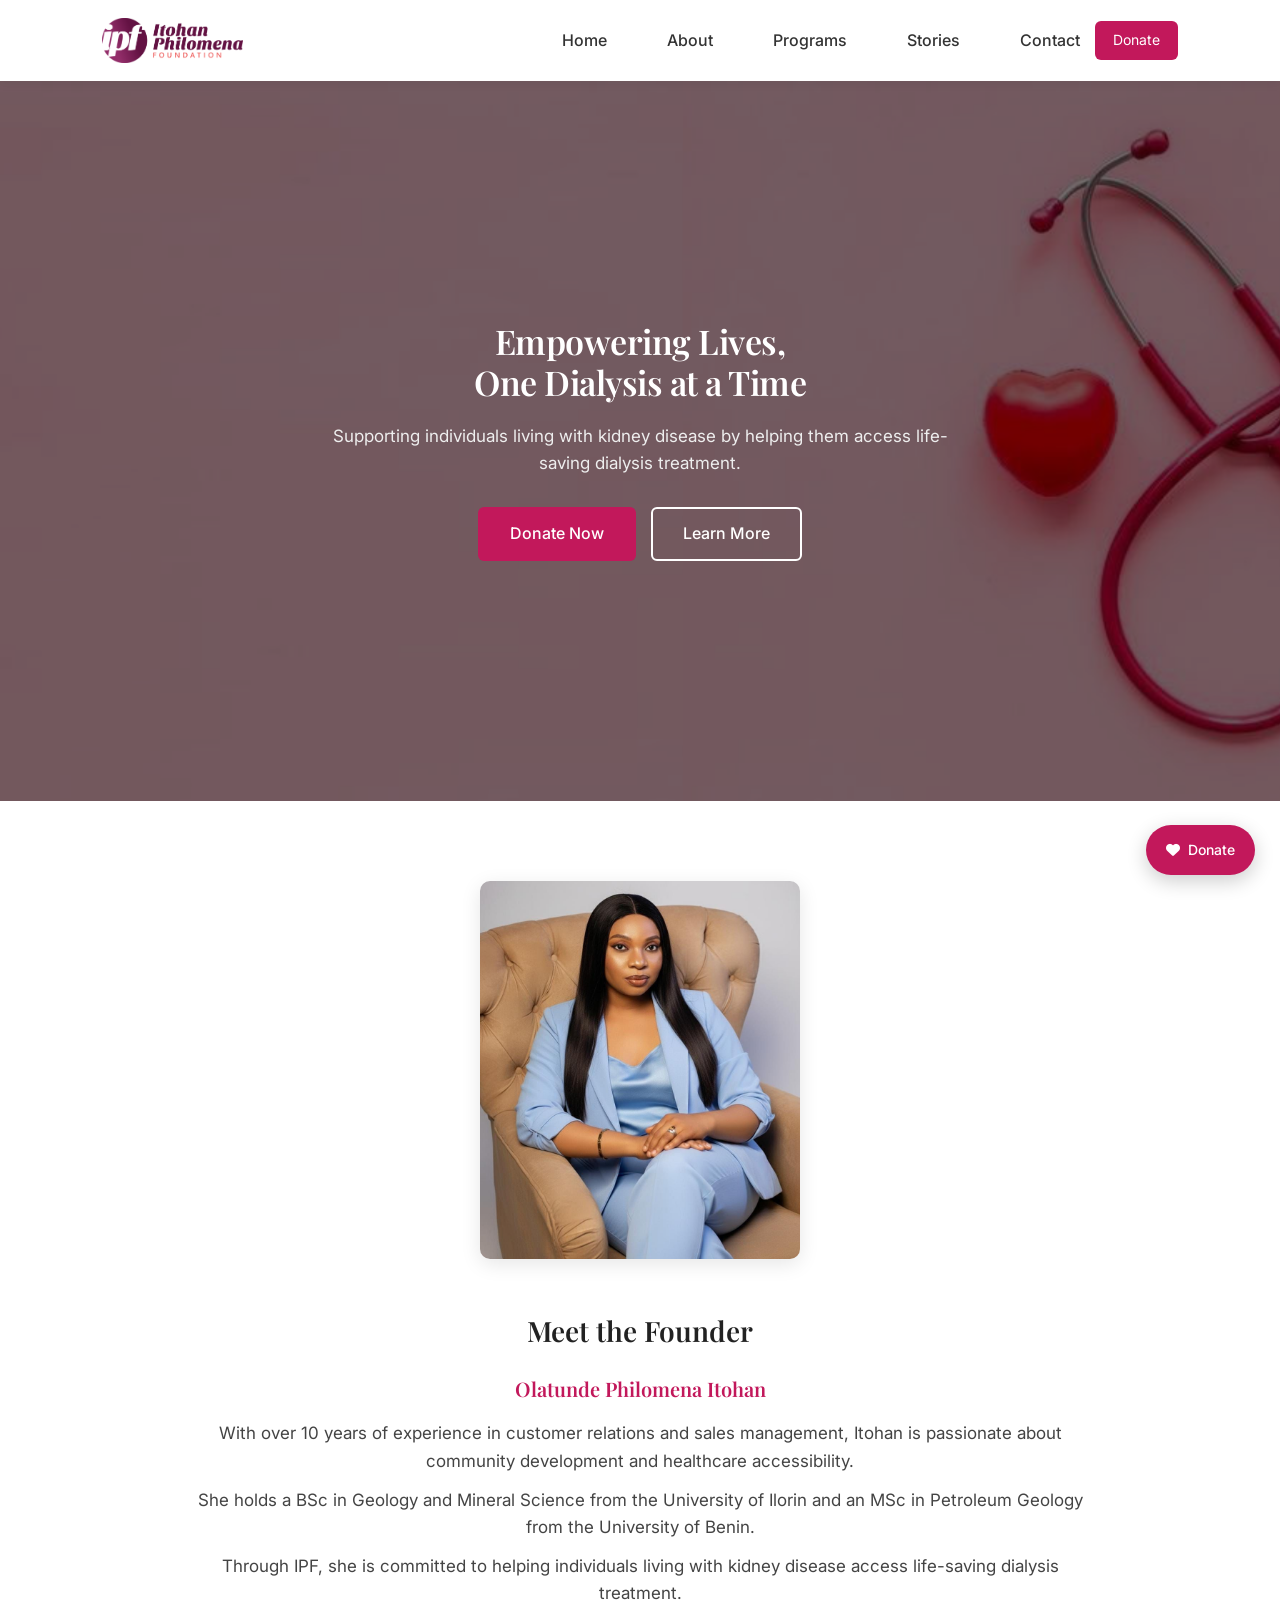
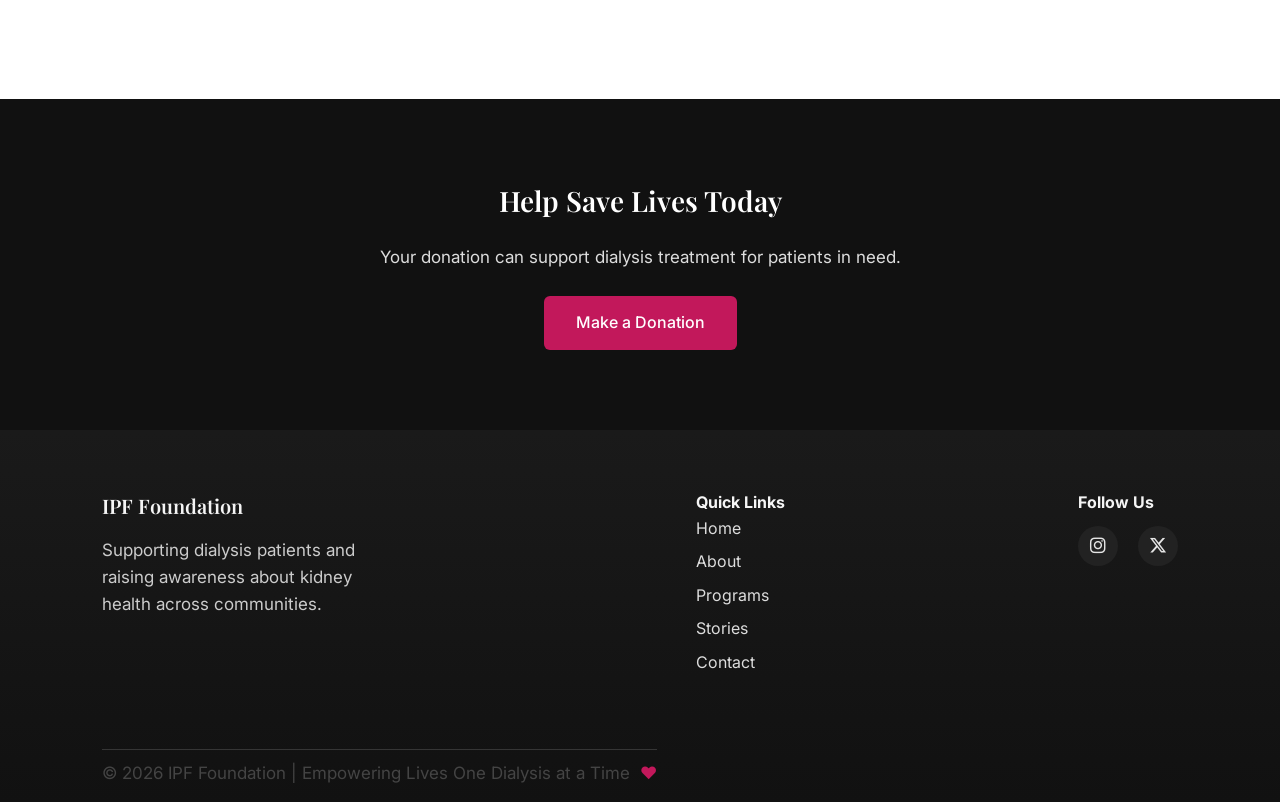
<file: index.html>
<!DOCTYPE html>
<html lang="en">
<head>
<meta charset="UTF-8">
<meta name="viewport" content="width=device-width, initial-scale=1.0">

<title>IPF | Empowering Lives One Dialysis at a Time</title>

<link rel="stylesheet" href="assets/style.css">

<link href="https://fonts.googleapis.com/css2?family=Playfair+Display:wght@600&family=Inter:wght@300;400;500&display=swap" rel="stylesheet">
<link rel="stylesheet" href="https://cdnjs.cloudflare.com/ajax/libs/font-awesome/6.5.0/css/all.min.css">


</head>

<body>

<!-- NAVBAR -->

<header class="main-header">

<div class="logo">
<img src="assets/images/ipf logo.png" alt="IPF Logo">
</div>

<div class="menu-toggle" id="menuToggle">
<i class="fa-solid fa-bars"></i>
</div>

<nav class="nav-menu" id="navMenu">

<ul class="nav-links">

<li><a href="index.html">Home</a></li>
<li><a href="about.html">About</a></li>
<li><a href="programs.html">Programs</a></li>
<li><a href="stories.html">Stories</a></li>
<li><a href="contact.html">Contact</a></li>

</ul>

<a href="donate.html" class="donate-btn">Donate</a>

</nav>

</header>

<div class="menu-overlay" id="menuOverlay"></div>



<!-- HERO SECTION -->

<section class="hero">

<img src="assets/images/hero_background.png" alt="Hero Background" class="hero-bg">

<div class="hero-text">

<h1>Empowering Lives,<br> One Dialysis at a Time</h1>

<p>
Supporting individuals living with kidney disease by helping them access life-saving dialysis treatment.
</p>

<div class="hero-buttons">

<a href="donate.html" class="primary-btn">Donate Now</a>

<a href="about.html" class="secondary-btn">Learn More</a>

</div>

</div>

</section>


<!-- FOUNDER SECTION -->

<section class="founder">

<div class="founder-container">

<div class="founder-image">
<img src="assets/images/ipf_ceo.jpeg" alt="Founder">
</div>

<div class="founder-text">

<h2>Meet the Founder</h2>

<h3>Olatunde Philomena Itohan</h3>

<p>
With over 10 years of experience in customer relations and sales management, Itohan is passionate about community development and healthcare accessibility.
</p>

<p>
She holds a BSc in Geology and Mineral Science from the University of Ilorin and an MSc in Petroleum Geology from the University of Benin.
</p>

<p>
Through IPF, she is committed to helping individuals living with kidney disease access life-saving dialysis treatment.
</p>

</div>

</div>

</section>




<!-- CALL TO ACTION -->

<section class="cta">

<h2>Help Save Lives Today</h2>

<p>Your donation can support dialysis treatment for patients in need.</p>

<a href="#" class="primary-btn">Make a Donation</a>

</section>



<!-- FOOTER -->

<footer class="premium-footer">

<div class="footer-container">

<div class="footer-about">

<h3>IPF Foundation</h3>

<p>
Supporting dialysis patients and raising awareness about kidney health
across communities.
</p>

</div>


<div class="footer-links">

<h4>Quick Links</h4>

<ul>
<li><a href="index.html">Home</a></li>
<li><a href="about.html">About</a></li>
<li><a href="programs.html">Programs</a></li>
<li><a href="stories.html">Stories</a></li>
<li><a href="contact.html">Contact</a></li>
</ul>

</div>


<div class="footer-social">

<h4>Follow Us</h4>

<div class="social-icons">

<a href="https://www.instagram.com/itohan_philomena_foundation?igsh=MXh0Y3dkZGxtemR4dQ%3D%3D&utm_source=qr" target="_blank">
<i class="fa-brands fa-instagram"></i>
</a>

<a href="https://x.com/itohan_olat?s=21" target="_blank">
<i class="fa-brands fa-x-twitter"></i>
</a>

</div>

</div>



<div class="footer-bottom">

<p>
© 2026 IPF Foundation | Empowering Lives One Dialysis at a Time 
<span class="heart">❤</span>
</p>

</div>


</footer>

<a href="donate.html" class="floating-donate">
<i class="fa-solid fa-heart"></i> Donate
</a>



<script src="assets/script.js"></script>

</body>
</html>
</file>
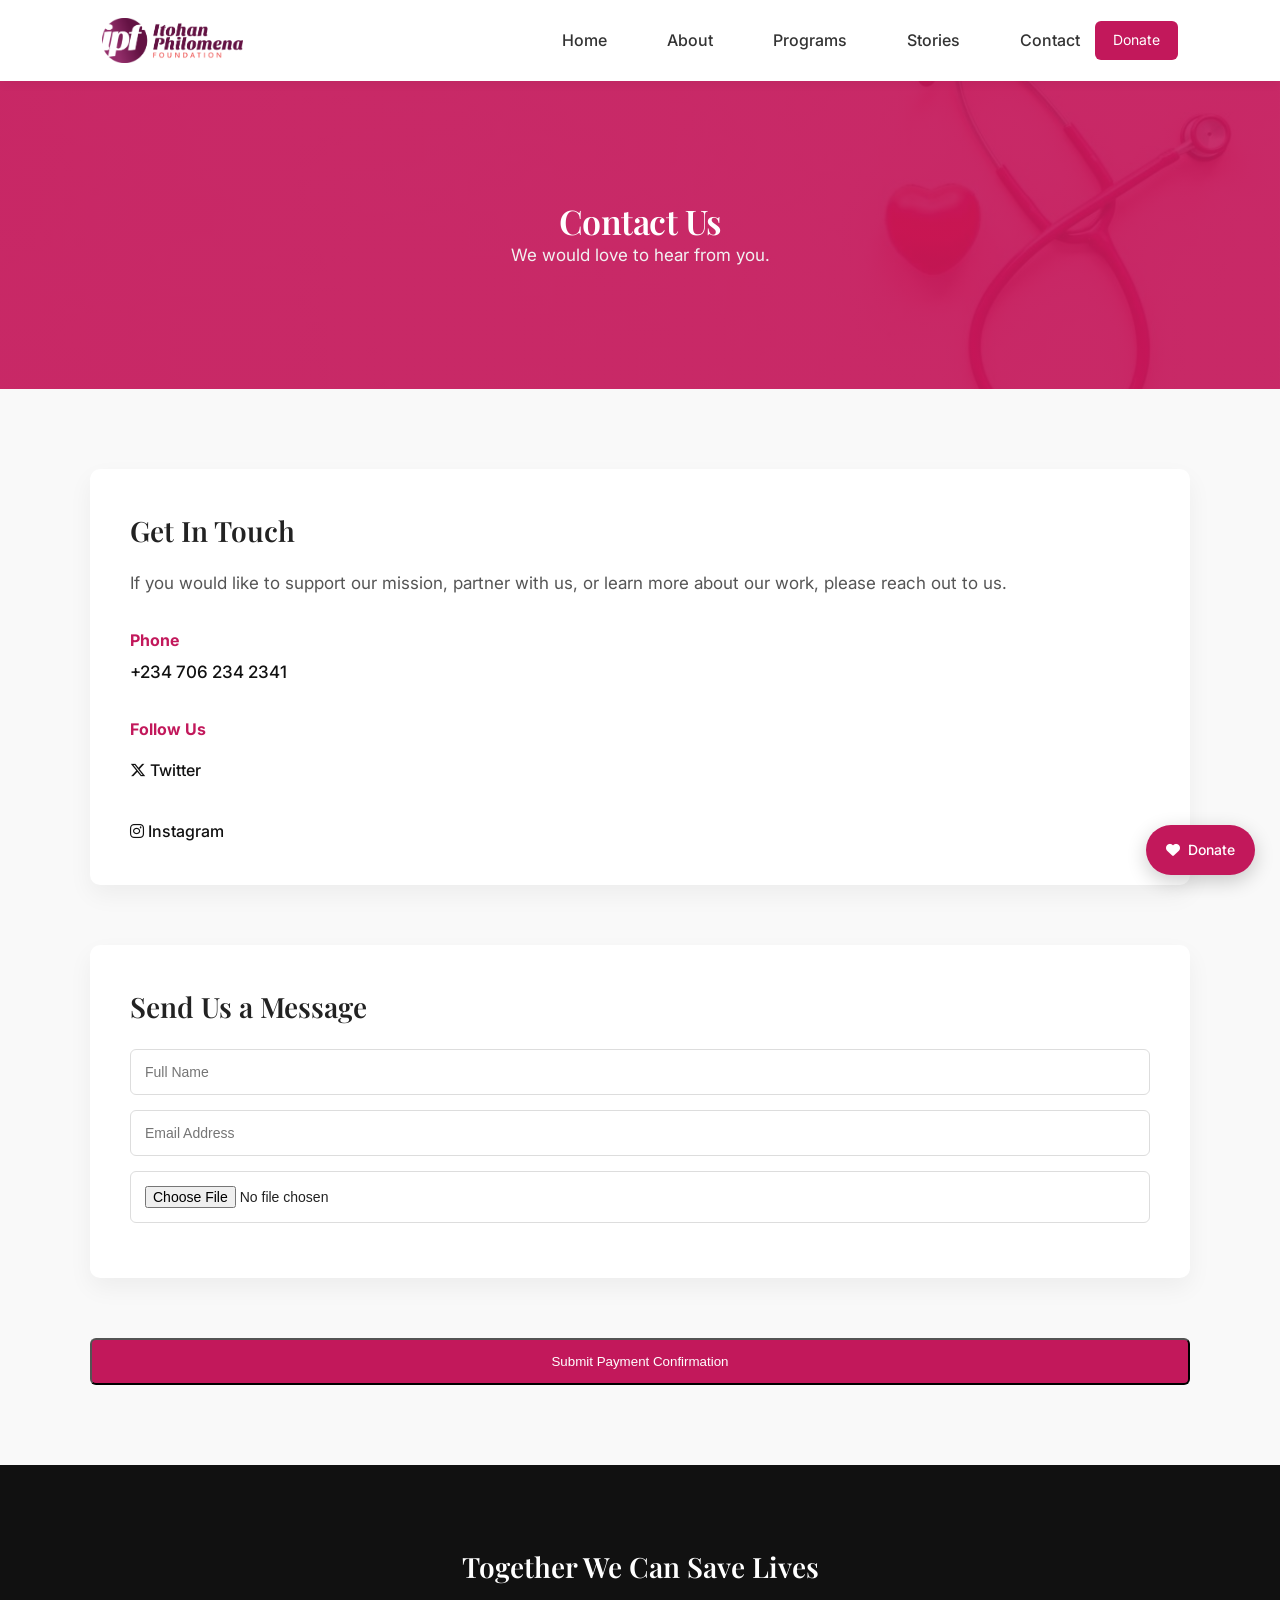
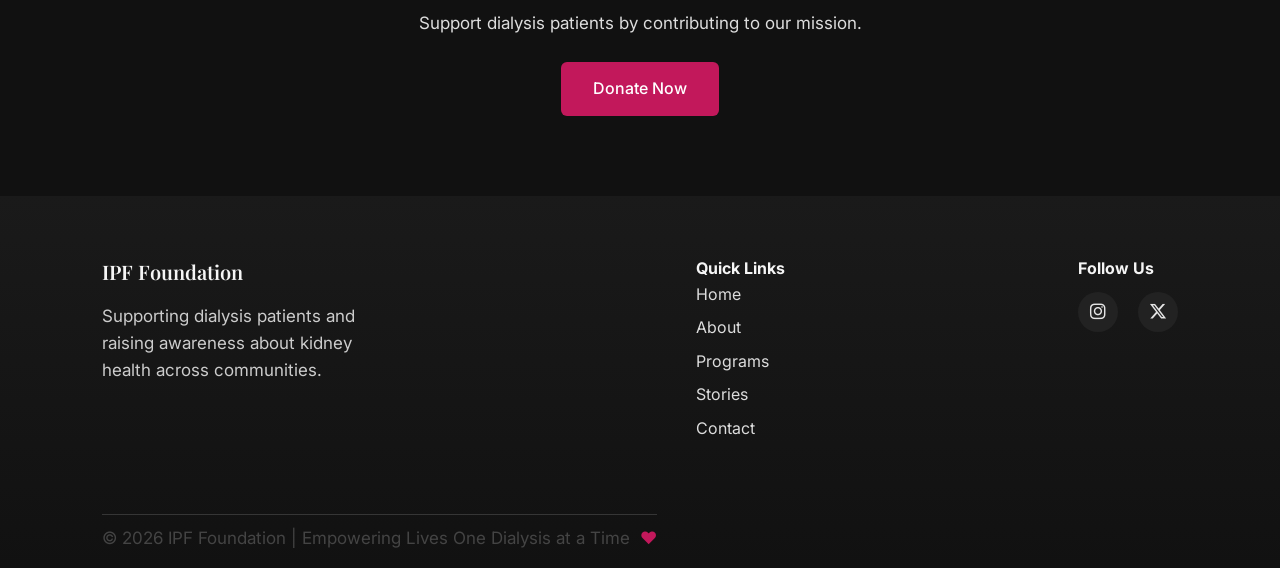
<file: contact.html>
<!DOCTYPE html>
<html lang="en">
<head>

<meta charset="UTF-8">
<meta name="viewport" content="width=device-width, initial-scale=1.0">

<title>Contact | IPF</title>

<link rel="stylesheet" href="assets/style.css">

<link href="https://fonts.googleapis.com/css2?family=Playfair+Display:wght@600&family=Inter:wght@300;400;500&display=swap" rel="stylesheet">
<link rel="stylesheet" href="https://cdnjs.cloudflare.com/ajax/libs/font-awesome/6.5.0/css/all.min.css">


</head>

<body>

<!-- NAVBAR -->

<header class="main-header">

<div class="logo">
<a href="index.html">
<img src="assets/images/ipf logo.png" alt="IPF Logo">
</a>
</div>


<div class="menu-toggle" id="menuToggle">
<i class="fa-solid fa-bars"></i>
</div>

<nav class="nav-menu" id="navMenu">

<ul class="nav-links">

<li><a href="index.html">Home</a></li>
<li><a href="about.html">About</a></li>
<li><a href="programs.html">Programs</a></li>
<li><a href="stories.html">Stories</a></li>
<li><a href="contact.html" class="active">Contact</a></li>

</ul>

<a href="donate.html" class="donate-btn">Donate</a>

</nav>

</header>

<div class="menu-overlay" id="menuOverlay"></div>




<!-- HERO -->


<section class="page-hero">

<h1>Contact Us</h1>

<p>
We would love to hear from you.
</p>

</section>



<!-- CONTACT SECTION -->

<section class="contact">

<div class="contact-container">

<!-- CONTACT INFO -->

<div class="contact-info">

<h2>Get In Touch</h2>

<p>
If you would like to support our mission, partner with us, or learn more about our work,
please reach out to us.
</p>

<div class="contact-item">

<h4>Phone</h4>
<p>
<a href="tel:+2347062342341" class="phone-link">
+234 706 234 2341
</a>
</p>

<!-- <a href="tel:+2347062342341" class="call-btn">
Call Now
</a> -->


</div>

<div class="contact-item">

<h4>Follow Us</h4>

<a href="https://x.com/itohan_olat?s=21" target="_blank" class="social-link">
<i class="fa-brands fa-x-twitter"></i>  Twitter
</a>

<br><br>

<a href="https://www.instagram.com/itohan_philomena_foundation?igsh=MXh0Y3dkZGxtemR4dQ%3D%3D&utm_source=qr" target="_blank" class="social-link">
<i class="fa-brands fa-instagram"></i> Instagram
</a>

</div>


</div>



<!-- CONTACT FORM -->

<div class="contact-form">

<h2>Send Us a Message</h2>

<form class="donation-proof" 
action="https://formsubmit.co/philehibor@gmail.com" 
method="POST"
enctype="multipart/form-data"
onsubmit="showLoader()">

<div class="form-group">
<input type="text" name="name" placeholder="Full Name" required>
</div>

<div class="form-group">
<input type="email" name="email" placeholder="Email Address" required>
</div>



<input 
type="file" 
id="receiptUpload" 
name="payment_proof"
accept="image/*,.pdf" 
required>

</div>

<button type="submit" class="primary-btn">

<span id="btnText">Submit Payment Confirmation</span>

<span id="loader" class="loader"></span>

</button>

<input type="hidden" name="_subject" value="New Donation Payment Confirmation">

<input type="hidden" name="_captcha" value="false">

<input type="hidden" name="_next" value="thankyou.html">

</form>



</div>

</div>

</section>



<!-- CTA -->

<section class="cta">

<h2>Together We Can Save Lives</h2>

<p>
Support dialysis patients by contributing to our mission.
</p>

<a href="donate.html" class="primary-btn">Donate Now</a>

</section>



<!-- FOOTER -->

<footer class="premium-footer">

<div class="footer-container">

<div class="footer-about">

<h3>IPF Foundation</h3>

<p>
Supporting dialysis patients and raising awareness about kidney health
across communities.
</p>

</div>


<div class="footer-links">

<h4>Quick Links</h4>

<ul>
<li><a href="index.html">Home</a></li>
<li><a href="about.html">About</a></li>
<li><a href="programs.html">Programs</a></li>
<li><a href="stories.html">Stories</a></li>
<li><a href="contact.html">Contact</a></li>
</ul>

</div>


<div class="footer-social">

<h4>Follow Us</h4>

<div class="social-icons">

<a href="https://www.instagram.com/itohan_philomena_foundation?igsh=MXh0Y3dkZGxtemR4dQ%3D%3D&utm_source=qr" target="_blank">
<i class="fa-brands fa-instagram"></i>
</a>

<a href="https://x.com/itohan_olat?s=21" target="_blank">
<i class="fa-brands fa-x-twitter"></i>
</a>

</div>

</div>



<div class="footer-bottom">

<p>
© 2026 IPF Foundation | Empowering Lives One Dialysis at a Time 
<span class="heart">❤</span>
</p>

</div>


</footer>

<a href="donate.html" class="floating-donate">
<i class="fa-solid fa-heart"></i> Donate
</a>

<script src="assets/script.js"></script>

</body>
</html>
</file>
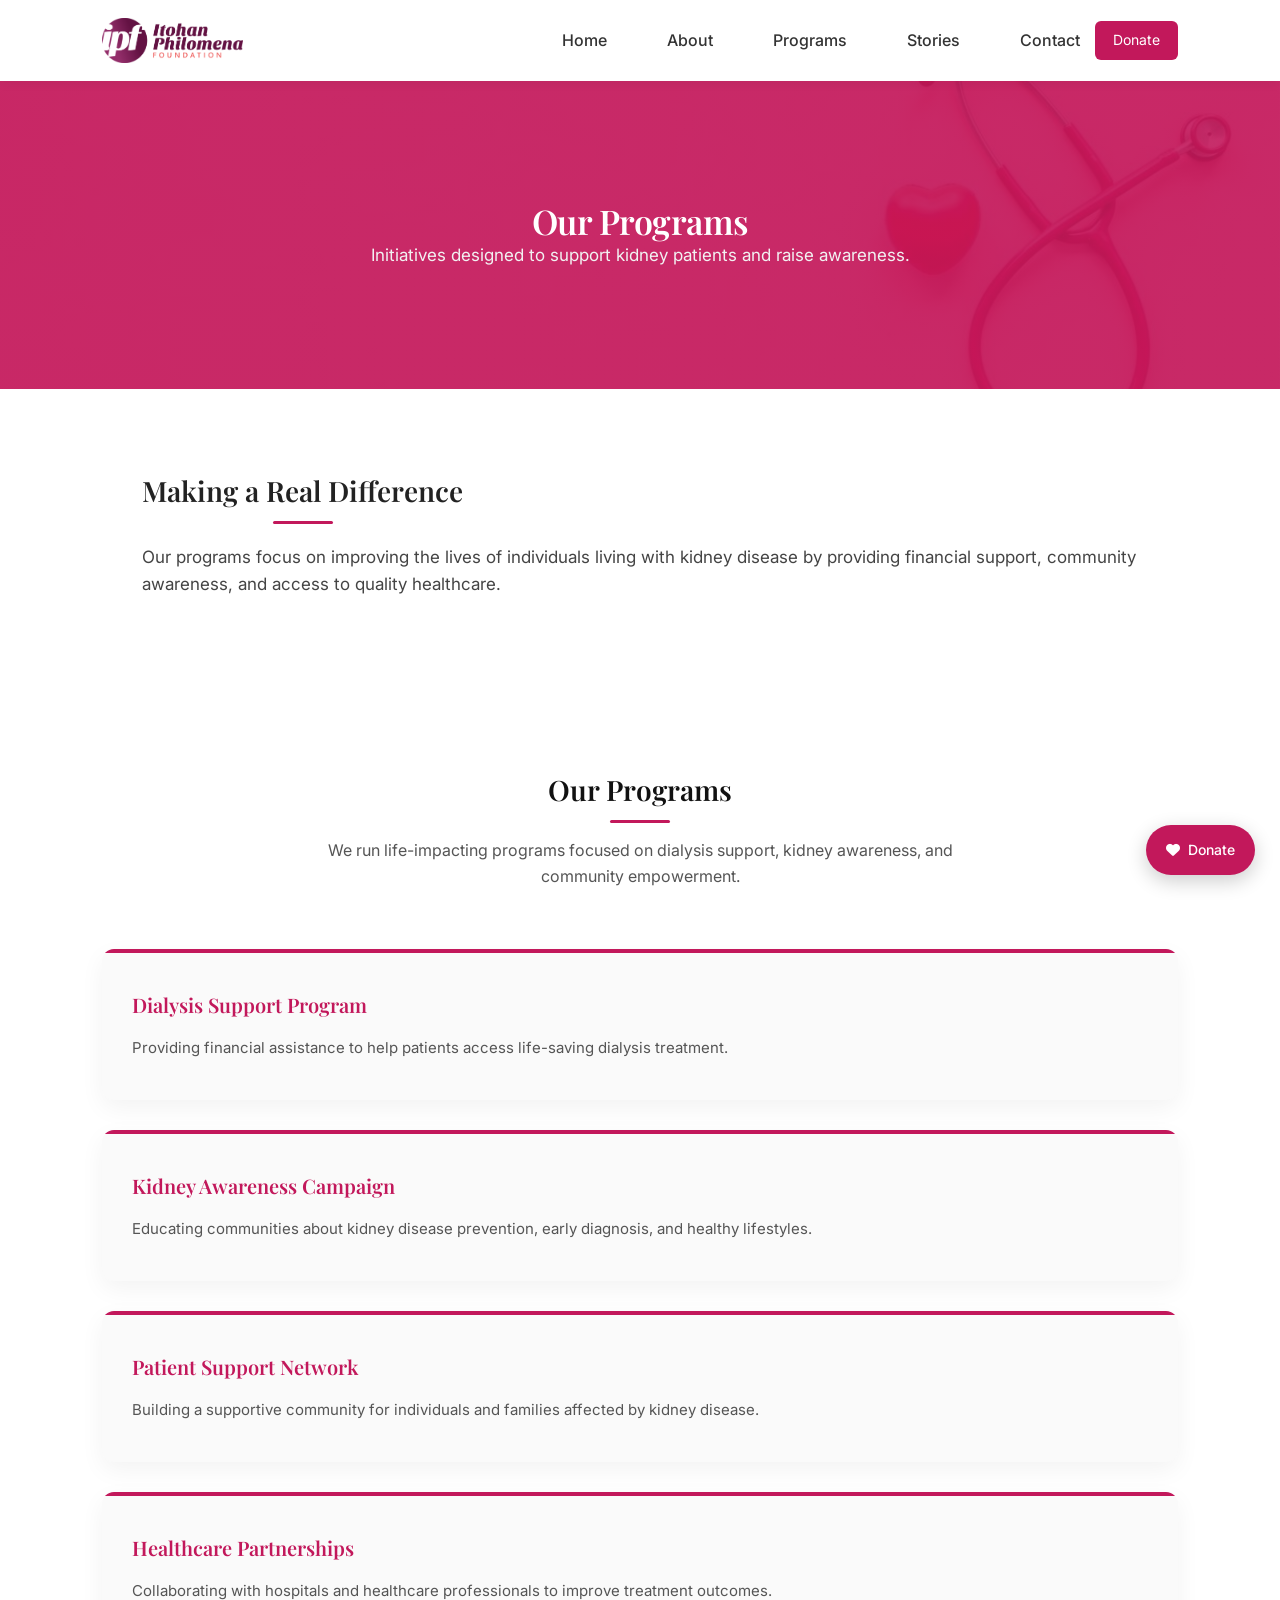
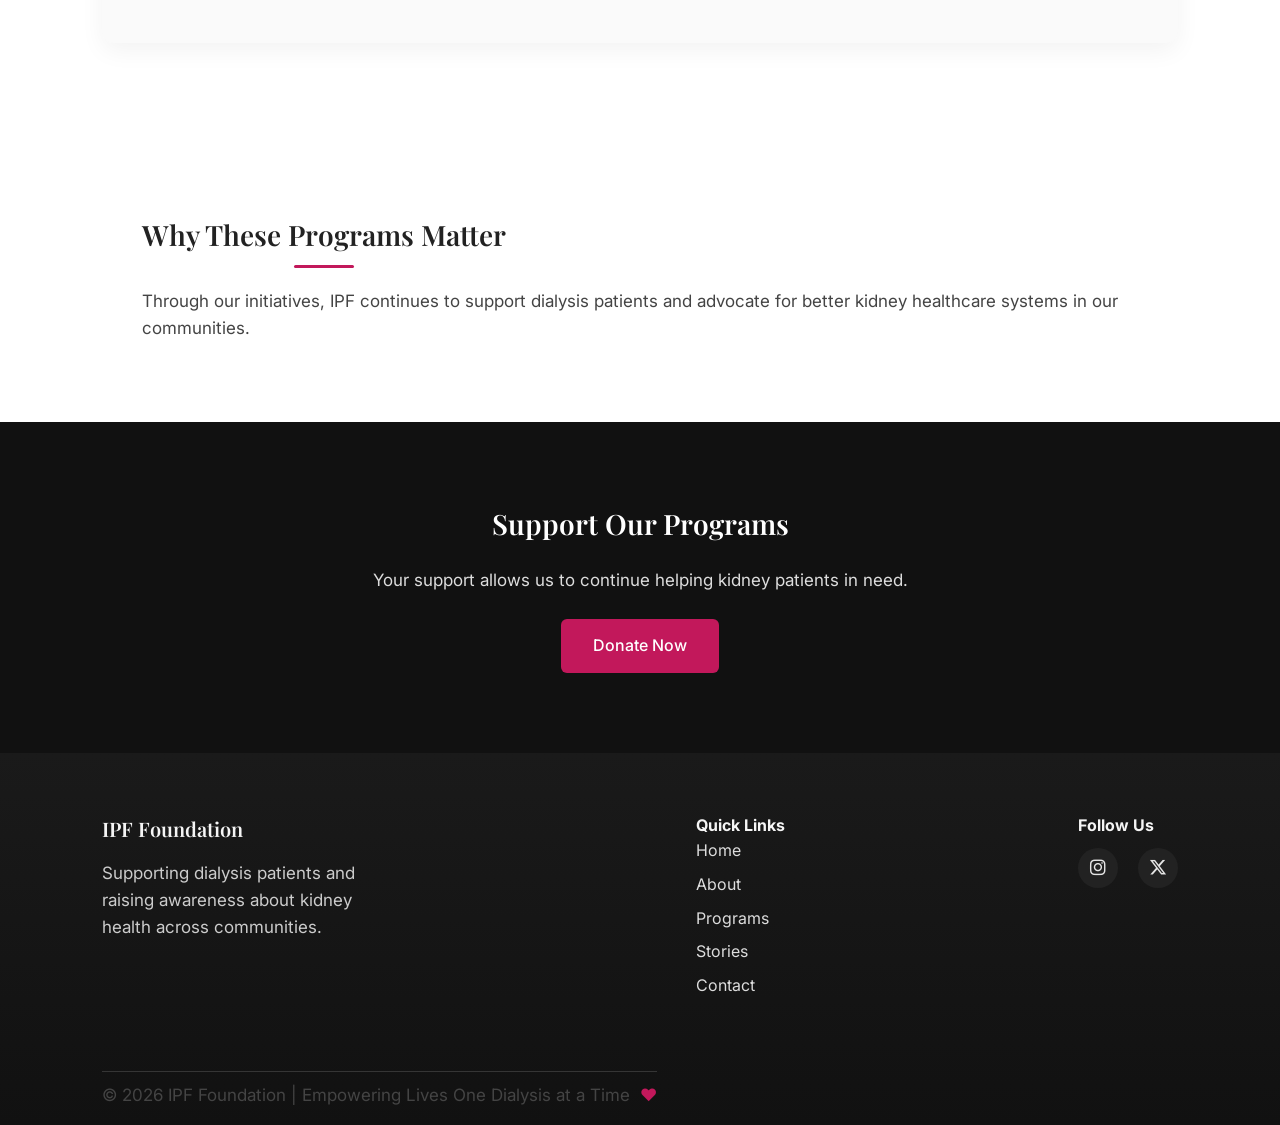
<file: programs.html>
<!DOCTYPE html>
<html lang="en">
<head>

<meta charset="UTF-8">
<meta name="viewport" content="width=device-width, initial-scale=1.0">

<title>Programs | IPF Foundation</title>

<link rel="stylesheet" href="assets/style.css">

<link href="https://fonts.googleapis.com/css2?family=Playfair+Display:wght@600&family=Inter:wght@300;400;500&display=swap" rel="stylesheet">
<link rel="stylesheet" href="https://cdnjs.cloudflare.com/ajax/libs/font-awesome/6.5.0/css/all.min.css">

</head>

<body>

<!-- NAVBAR -->

<header class="main-header">

<div class="logo">
<a href="index.html">
<img src="assets/images/ipf logo.png" alt="IPF Logo">
</a>
</div>


<div class="menu-toggle" id="menuToggle">
<i class="fa-solid fa-bars"></i>
</div>

<nav class="nav-menu" id="navMenu">

<ul class="nav-links">

<li><a href="index.html">Home</a></li>
<li><a href="about.html">About</a></li>
<li><a href="programs.html" class="active">Programs</a></li>
<li><a href="stories.html">Stories</a></li>
<li><a href="contact.html">Contact</a></li>

</ul>

<a href="donate.html" class="donate-btn">Donate</a>

</nav>

</header>

<div class="menu-overlay" id="menuOverlay"></div>

<!-- PAGE HERO -->

<section class="page-hero">



<h1>Our Programs</h1>

<p>
Initiatives designed to support kidney patients and raise awareness.
</p>

</section>



<!-- PROGRAM INTRO -->

<section class="program-intro">

<div class="container">

<h2>Making a Real Difference</h2>

<p>
Our programs focus on improving the lives of individuals living with kidney disease by providing financial support, community awareness, and access to quality healthcare.
</p>

</div>

</section>



<!-- PROGRAMS GRID -->

<section class="programs">

<div class="section-header">
<h2>Our Programs</h2>
<p>
We run life-impacting programs focused on dialysis support,
kidney awareness, and community empowerment.
</p>
</div>

<div class="program-grid">

<div class="program-card">
<h3>Dialysis Support Program</h3>
<p>
Providing financial assistance to help patients access
life-saving dialysis treatment.
</p>
</div>

<div class="program-card">
<h3>Kidney Awareness Campaign</h3>
<p>
Educating communities about kidney disease prevention,
early diagnosis, and healthy lifestyles.
</p>
</div>

<div class="program-card">
<h3>Patient Support Network</h3>
<p>
Building a supportive community for individuals and families
affected by kidney disease.
</p>
</div>

<div class="program-card">
<h3>Healthcare Partnerships</h3>
<p>
Collaborating with hospitals and healthcare professionals
to improve treatment outcomes.
</p>
</div>

</div>

</section>




<!-- IMPACT HIGHLIGHT -->

<section class="program-impact">

<div class="container">

<h2>Why These Programs Matter</h2>

<p>
Through our initiatives, IPF continues to support dialysis patients and advocate for better kidney healthcare systems in our communities.
</p>

</div>

</section>



<!-- CTA -->

<section class="cta">

<h2>Support Our Programs</h2>

<p>Your support allows us to continue helping kidney patients in need.</p>

<a href="donate.html" class="primary-btn">Donate Now</a>

</section>



<!-- FOOTER -->

<footer class="premium-footer">

<div class="footer-container">

<div class="footer-about">

<h3>IPF Foundation</h3>

<p>
Supporting dialysis patients and raising awareness about kidney health
across communities.
</p>

</div>


<div class="footer-links">

<h4>Quick Links</h4>

<ul>
<li><a href="index.html">Home</a></li>
<li><a href="about.html">About</a></li>
<li><a href="programs.html">Programs</a></li>
<li><a href="stories.html">Stories</a></li>
<li><a href="contact.html">Contact</a></li>
</ul>

</div>


<div class="footer-social">

<h4>Follow Us</h4>

<div class="social-icons">

<a href="https://www.instagram.com/itohan_philomena_foundation?igsh=MXh0Y3dkZGxtemR4dQ%3D%3D&utm_source=qr" target="_blank">
<i class="fa-brands fa-instagram"></i>
</a>

<a href="https://x.com/itohan_olat?s=21" target="_blank">
<i class="fa-brands fa-x-twitter"></i>
</a>

</div>

</div>



<div class="footer-bottom">

<p>
© 2026 IPF Foundation | Empowering Lives One Dialysis at a Time 
<span class="heart">❤</span>
</p>

</div>


</footer>

<a href="donate.html" class="floating-donate">
<i class="fa-solid fa-heart"></i> Donate
</a>


<script src="assets/script.js"></script>

</body>
</html>
</file>
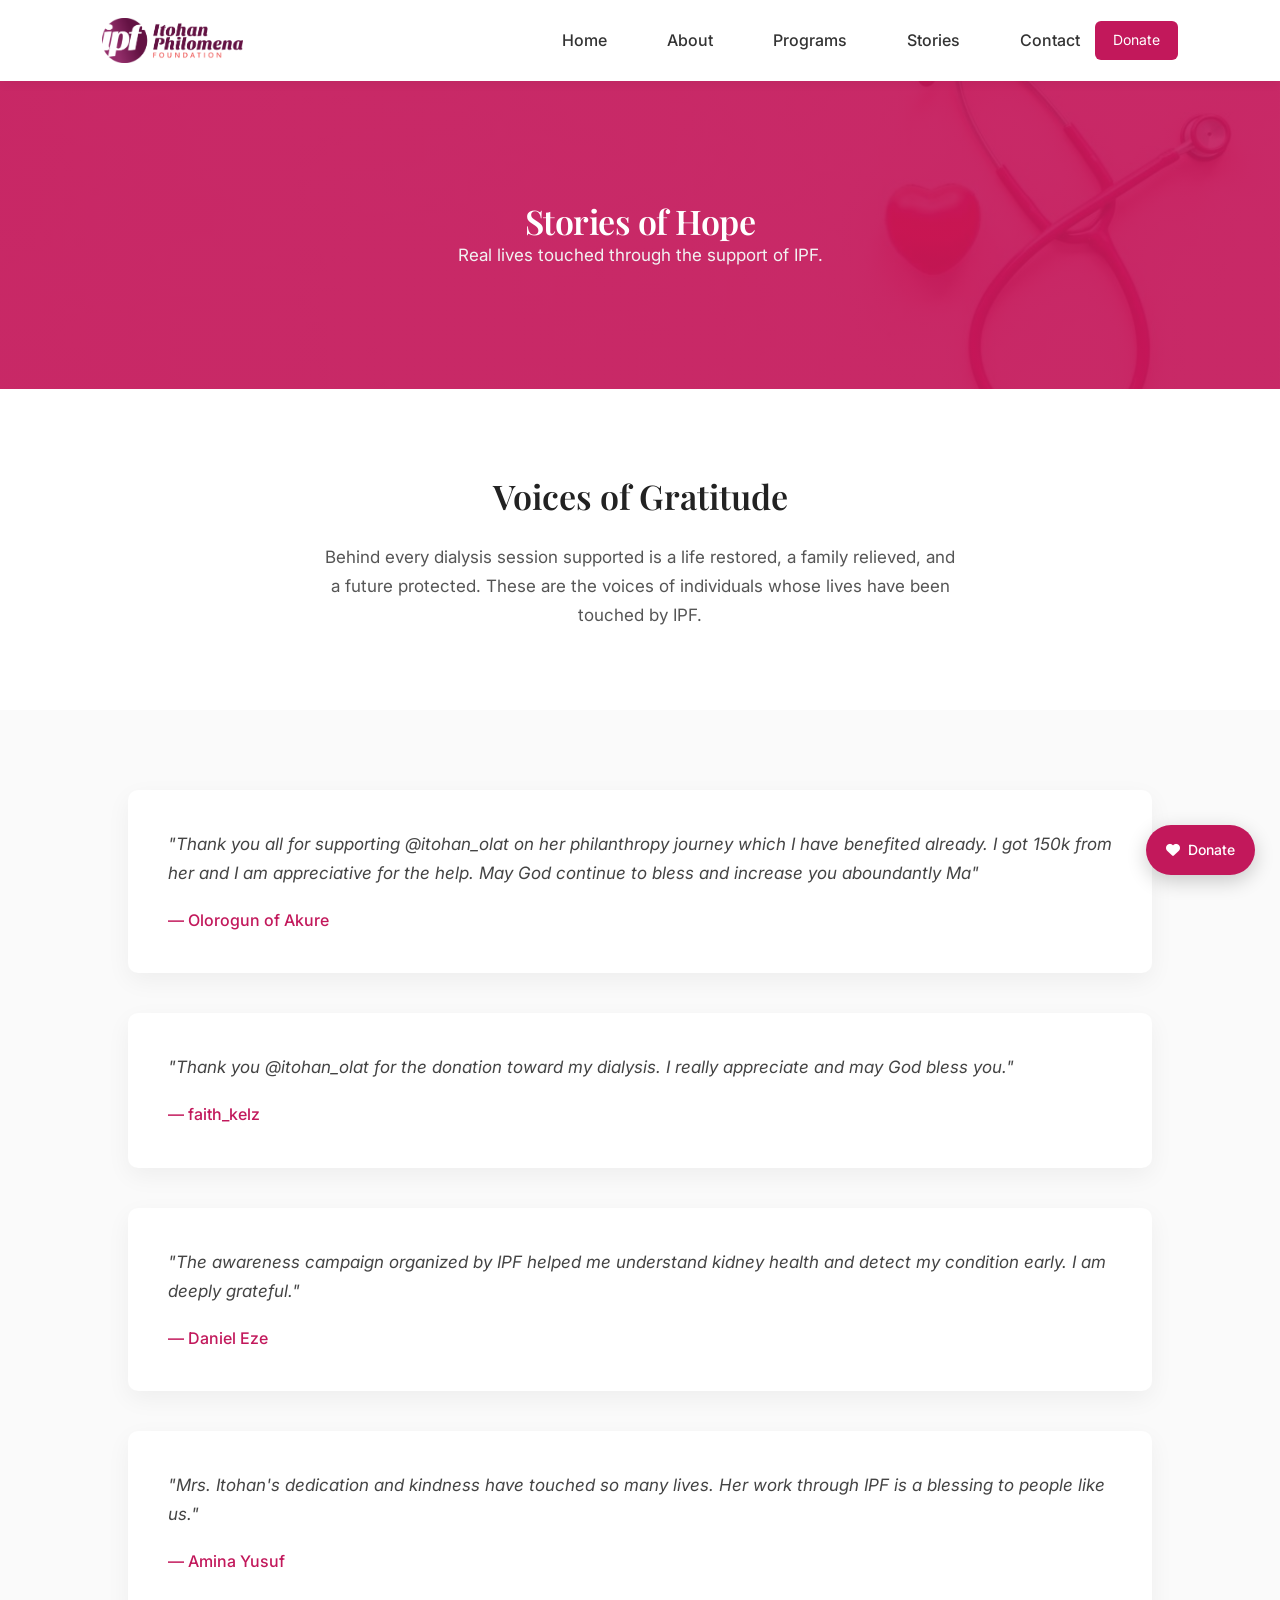
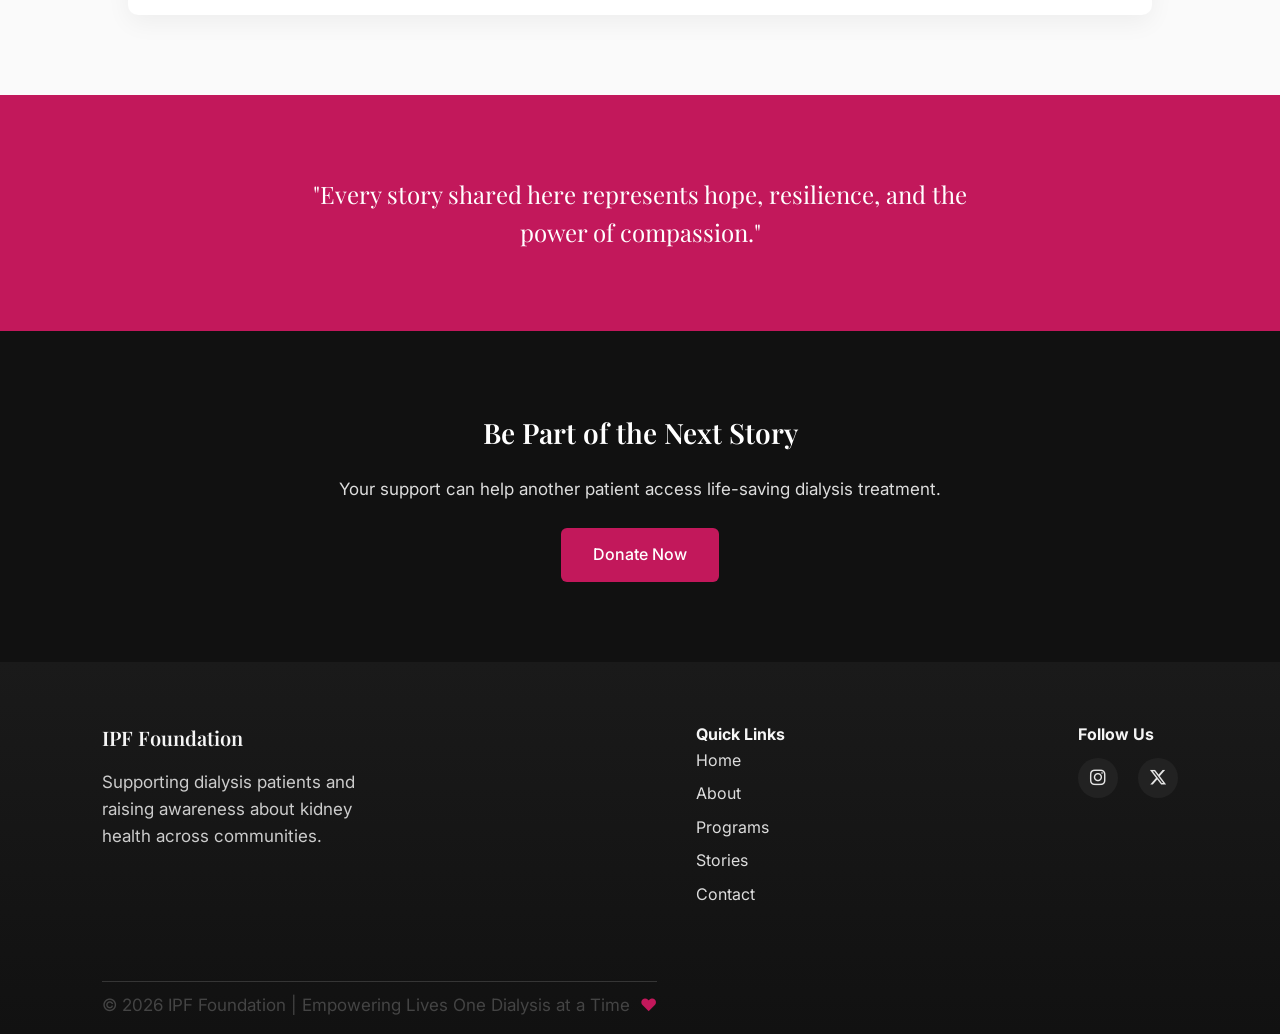
<file: stories.html>
<!DOCTYPE html>
<html lang="en">
<head>

<meta charset="UTF-8">
<meta name="viewport" content="width=device-width, initial-scale=1.0">

<title>Stories | IPF</title>

<link rel="stylesheet" href="assets/style.css">

<link href="https://fonts.googleapis.com/css2?family=Playfair+Display:wght@600&family=Inter:wght@300;400;500&display=swap" rel="stylesheet">
<link rel="stylesheet" href="https://cdnjs.cloudflare.com/ajax/libs/font-awesome/6.5.0/css/all.min.css">

</head>

<body>

<!-- NAVBAR -->

<header class="main-header">

<div class="logo">
<a href="index.html">
<img src="assets/images/ipf logo.png" alt="IPF Logo">
</a>
</div>


<div class="menu-toggle" id="menuToggle">
<i class="fa-solid fa-bars"></i>
</div>

<nav class="nav-menu" id="navMenu">

<ul class="nav-links">

<li><a href="index.html">Home</a></li>
<li><a href="about.html">About</a></li>
<li><a href="programs.html">Programs</a></li>
<li><a href="stories.html" class="active">Stories</a></li>
<li><a href="contact.html">Contact</a></li>

</ul>

<a href="donate.html" class="donate-btn">Donate</a>

</nav>

</header>

<div class="menu-overlay" id="menuOverlay"></div>




<!-- HERO -->

<section class="page-hero">



<h1>Stories of Hope</h1>

<p>
Real lives touched through the support of IPF.
</p>

</section>



<!-- INTRO -->

<section class="stories-intro">

<div class="container">

<h2>Voices of Gratitude</h2>

<p>
Behind every dialysis session supported is a life restored, a family relieved, and a future protected.
These are the voices of individuals whose lives have been touched by IPF.
</p>

</div>

</section>



<!-- STORIES GRID -->

<section class="stories">

<div class="stories-grid">

<div class="story-card">

<p class="story-text">
"Thank you all for supporting @itohan_olat on her philanthropy journey which I have benefited already. I got 150k from her and I am appreciative for the help. May God continue to bless and increase you aboundantly Ma"
</p>

<h4>— Olorogun of Akure</h4>

</div>


<div class="story-card">

<p class="story-text">
"Thank you @itohan_olat for the donation toward my dialysis. I really appreciate and may God bless you."
</p>

<h4>— faith_kelz</h4>

</div>


<div class="story-card">

<p class="story-text">
"The awareness campaign organized by IPF helped me understand kidney health
and detect my condition early. I am deeply grateful."
</p>

<h4>— Daniel Eze</h4>

</div>


<div class="story-card">

<p class="story-text">
"Mrs. Itohan's dedication and kindness have touched so many lives.
Her work through IPF is a blessing to people like us."
</p>

<h4>— Amina Yusuf</h4>

</div>

</div>

</section>



<!-- IMPACT QUOTE -->

<section class="impact-quote">

<div class="container">

<p>
"Every story shared here represents hope, resilience, and the power of compassion."
</p>

</div>

</section>



<!-- CTA -->

<section class="cta">

<h2>Be Part of the Next Story</h2>

<p>
Your support can help another patient access life-saving dialysis treatment.
</p>

<a href="donate.html" class="primary-btn">Donate Now</a>

</section>



<!-- FOOTER -->

<footer class="premium-footer">

<div class="footer-container">

<div class="footer-about">

<h3>IPF Foundation</h3>

<p>
Supporting dialysis patients and raising awareness about kidney health
across communities.
</p>

</div>


<div class="footer-links">

<h4>Quick Links</h4>

<ul>
<li><a href="index.html">Home</a></li>
<li><a href="about.html">About</a></li>
<li><a href="programs.html">Programs</a></li>
<li><a href="stories.html">Stories</a></li>
<li><a href="contact.html">Contact</a></li>
</ul>

</div>


<div class="footer-social">

<h4>Follow Us</h4>

<div class="social-icons">

<a href="https://www.instagram.com/itohan_philomena_foundation?igsh=MXh0Y3dkZGxtemR4dQ%3D%3D&utm_source=qr" target="_blank">
<i class="fa-brands fa-instagram"></i>
</a>

<a href="https://x.com/itohan_olat?s=21" target="_blank">
<i class="fa-brands fa-x-twitter"></i>
</a>

</div>

</div>



<div class="footer-bottom">

<p>
© 2026 IPF Foundation | Empowering Lives One Dialysis at a Time 
<span class="heart">❤</span>
</p>

</div>


</footer>

<a href="donate.html" class="floating-donate">
<i class="fa-solid fa-heart"></i> Donate
</a>

<script src="assets/script.js"></script>

</body>
</html>
</file>
<file: assets/style.css>
/* =====================================================
1. GLOBAL RESET
===================================================== */

*,
*::before,
*::after{
margin:0;
padding:0;
box-sizing:border-box;
}

body{
font-family:'Inter', sans-serif;
line-height:1.6;
color:#222;
background:#fff;
}

img{
max-width:100%;
display:block;
}

a{
text-decoration:none;
color:inherit;
}



/* =====================================================
2. GLOBAL LAYOUT SYSTEM
===================================================== */

section{
width:100%;
padding:80px 0;
}

.container{
max-width:1200px;
margin:auto;
padding:0 8%;
}

.text-center{
text-align:center;
}

body{
font-family:'Inter', sans-serif;
line-height:1.6;
color:#222;
background:#fff;
opacity:0;
animation:fadePage 0.8s ease forwards;
}

@keyframes fadePage{
to{
opacity:1;
}
}


/* =====================================================
3. TYPOGRAPHY
===================================================== */

h1,h2,h3{
font-family:'Playfair Display', serif;
font-weight:600;
}

h1{
font-size:56px;
line-height:1.2;
letter-spacing:-0.5px;
}


h2{
font-size:36px;
margin-bottom:20px;
}

h3{
font-size:20px;
margin-bottom:10px;
}

p{
font-size:17px;
color:#444;
}



/* =====================================================
4. HEADER / NAVBAR
===================================================== */

.main-header{
display:flex;
justify-content:space-between;
align-items:center;
padding:18px 8%;
background:white;
position:sticky;
top:0;
z-index:1000;
box-shadow:0 3px 10px rgba(0,0,0,0.05);
transition:all 0.3s ease;
}

nav{
display:flex;
align-items:center;
}


.nav-links{
display:flex;
list-style:none;
gap:30px;
}

.nav-links a::after{
content:"";
position:absolute;
width:0%;
height:2px;
background:#c2185b;
left:0;
bottom:-5px;
transition:0.3s;
}

.nav-links a:hover::after{
width:100%;
}

.nav-links li{
margin:0 15px;
}

.nav-links a{
text-decoration:none;
color:#333;
font-weight:500;
position:relative;
transition:0.3s;
}

.nav-links a:hover{
color:#c2185b;
}

.nav-link.active{
color:#c2185b;
font-weight:600;
}



/* =====================================================
5. LOGO
===================================================== */

.logo img{
height:45px;
cursor:pointer;
transition:transform .3s;
}

.logo img:hover{
transform:scale(1.05);
}


/* =====================================================
SCROLL ANIMATION
===================================================== */

.reveal{
opacity:0;
transform:translateY(40px);
transition:all 0.8s ease;
}

.reveal.active{
opacity:1;
transform:translateY(0);
}


/* =====================================================
6. BUTTON SYSTEM
===================================================== */

.primary-btn{
background:#c2185b;
color:#fff;
padding:14px 32px;
border-radius:6px;
font-weight:500;
display:inline-block;
transition:all .3s;
}

.primary-btn:hover{
background:#a3154c;
transform:translateY(-3px);
box-shadow:0 10px 20px rgba(0,0,0,0.15);
}

.secondary-btn{
border:2px solid #fff;
color:#fff;
padding:12px 30px;
border-radius:6px;
font-weight:500;
transition:.3s;
}

.secondary-btn:hover{
background:#fff;
color:#c2185b;
}

.donate-btn{
padding:10px 20px;
background:#c2185b;
color:white;
border-radius:6px;
text-decoration:none;
font-size:14px;
transition:0.3s;
}

.donate-btn:hover{
background:#a9154a;
transform:translateY(-2px);
}

/* =====================================================
FLOATING DONATE BUTTON
===================================================== */

.floating-donate{
position:fixed;
right:25px;
bottom:25px;
background:#c2185b;
color:white;
padding:14px 20px;
border-radius:30px;
text-decoration:none;
font-size:14px;
font-weight:500;
box-shadow:0 6px 20px rgba(0,0,0,0.2);
display:flex;
align-items:center;
gap:8px;
transition:0.3s;
z-index:999;
}

.floating-donate:hover{
background:#a9154a;
transform:translateY(-3px);
}

.floating-donate i{
font-size:14px;
}

.floating-donate{
animation:donatePulse 2s infinite;
}

@keyframes donatePulse{

0%{
box-shadow:0 0 0 0 rgba(194,24,91,0.6);
}

70%{
box-shadow:0 0 0 15px rgba(194,24,91,0);
}

100%{
box-shadow:0 0 0 0 rgba(194,24,91,0);
}

}

/* Upload Card */

.upload-card{
border:2px dashed #ccc;
padding:30px;
text-align:center;
border-radius:10px;
cursor:pointer;
transition:0.3s;
margin-bottom:20px;
}

.upload-card:hover{
border-color:#e63946;
background:#fafafa;
}

.upload-card i{
font-size:28px;
color:#e63946;
margin-bottom:10px;
}

.upload-card input{
display:none;
}

.upload-card p{
font-weight:600;
margin-bottom:5px;
}

.upload-card span{
font-size:13px;
color:#777;
}

/* Loader */

.loader{
display:none;
width:18px;
height:18px;
border:3px solid #fff;
border-top:3px solid transparent;
border-radius:50%;
animation:spin 1s linear infinite;
}

@keyframes spin{
0%{transform:rotate(0deg);}
100%{transform:rotate(360deg);}
}

#copyMessage{
display:block;
margin-top:10px;
font-size:14px;
font-weight:500;
}



/* =====================================================
7. HERO SECTION
===================================================== */

.hero{
position:relative;
height:90vh;
display:flex;
align-items:center;
justify-content:center;
text-align:center;
color:#fff;
overflow:hidden;
}

.hero-bg{
position:absolute;
width:100%;
height:100%;
object-fit:cover;
z-index:-2;
}

.hero::after{
content:"";
position:absolute;
inset:0;
background:rgba(0,0,0,.55);
z-index:-1;
}

.hero-text{
max-width:700px;
padding:0 20px;
}

.hero-text p{
margin:20px 0 30px;
color:#eee;
}

.hero-buttons{
display:flex;
justify-content:center;
gap:15px;
flex-wrap:wrap;
}



/* =====================================================
8. FOUNDER SECTION
===================================================== */

.founder{
background:#fff;
}

.founder-container{
max-width:1100px;
margin:auto;
padding:0 8%;
display:flex;
align-items:center;
gap:50px;
flex-wrap:wrap;
}

.founder-image{
flex:1;
min-width:280px;
}

.founder-image img{
max-width:320px;
border-radius:10px;
box-shadow:0 5px 20px rgba(0,0,0,.1);
}

.founder-text{
flex:2;
min-width:300px;
}

.founder-text h3{
color:#c2185b;
margin-bottom:15px;
}

.founder-text p{
margin-bottom:12px;
}



/* =====================================================
9. PAGE HERO
===================================================== */

.page-hero{
background:
linear-gradient(rgba(194,24,91,.9), rgba(194,24,91,.9)),
url("images/hero_background.png");
background-size:cover;
background-position:center;
color:#fff;
text-align:center;
padding:120px 20px;
}

.page-hero p{
color:#f2f2f2;
}



/* =====================================================
10. ABOUT SECTIONS
===================================================== */

.about-section{
background:#fff;
}

.light-bg{
background:#f5f5f5;
}

.about-container{
max-width:900px;
margin:auto;
padding:0 8%;
text-align:center;
}

.about-text p{
margin-bottom:15px;
}



/* =====================================================
11. GOALS SECTION
===================================================== */

.goals{
background:#fff;
text-align:center;
}

.goal-container{
max-width:1100px;
margin:auto;
padding:0 8%;
display:grid;
grid-template-columns:repeat(4,1fr);
gap:25px;
margin-top:40px;
}

.goal-box{
background:#f2f2f2;
padding:35px 25px;
border-radius:8px;
box-shadow:0 4px 15px rgba(0,0,0,0.06);
transition:.3s;
}

.goal-box:hover{
transform:translateY(-8px);
box-shadow:0 12px 25px rgba(0,0,0,0.1);
}

.goal-box h3{
color:#c2185b;
}



/* =====================================================
12. IMPACT SECTION
===================================================== */

.impact{
background:#c2185b;
color:#fff;
text-align:center;
}

.impact-container{
max-width:1000px;
margin:auto;
padding:0 8%;
display:flex;
justify-content:center;
gap:40px;
flex-wrap:wrap;
margin-top:40px;
}

.impact-box h3{
font-size:42px;
font-weight:600;
}

.impact-box p{
color:#fff;
}



/* =====================================================
13. CTA SECTION
===================================================== */

.cta{
background:#111;
color:#fff;
text-align:center;
}

.cta p{
margin:15px 0 25px;
color:#ddd;
}



/* =====================================================
PREMIUM FOOTER
===================================================== */

.premium-footer{
background:linear-gradient(180deg,#1a1a1a,#111);
color:#f5f5f5;
padding:60px 8% 10px;
}

.footer-container{
display:flex;
justify-content:space-between;
flex-wrap:wrap;
gap:40px;
}

.footer-about{
max-width:300px;
}

.footer-about h3{
margin-bottom:15px;
font-family:'Playfair Display',serif;
}

.footer-links ul{
list-style:none;
}

.footer-links li{
margin-bottom:8px;
}

.footer-about p{
color:#cccccc;
line-height:1.6;
}

.footer-links a{
color:#dddddd;
text-decoration:none;
}

.footer-links a:hover{
color:#c2185b;
}


/* SOCIAL ICONS */


.social-icons{
display:flex;
gap:20px;
margin-top:10px;
}

.social-icons a{
width:40px;
height:40px;
display:flex;
align-items:center;
justify-content:center;
background:#222;
border-radius:50%;
font-size:18px;
color:#e5e5e5;
transition:0.3s;
}

.social-icons a:hover{
background:#c2185b;
transform:translateY(-3px);
}

.social-link{

display:inline-block;
margin-top:10px;
color:#333;
text-decoration:none;
font-weight:500;

}

.social-link:hover{
color:#e63946;
}


/* FOOTER BOTTOM */

.footer-bottom{
text-align:center;
margin-top:25px;
border-top:1px solid rgba(255,255,255,0.15);
padding-top:10px;
padding-bottom:5px;
font-size:14px;
color:#bfbfbf;
}

.footer-bottom p{
margin:0;
}

/* HEART ANIMATION */

.heart{
color:#c2185b;
display:inline-block;
animation:heartbeat 1.5s infinite;
margin-left:5px;
}

@keyframes heartbeat{

0%{
transform:scale(1);
}

25%{
transform:scale(1.2);
}

50%{
transform:scale(1);
}

75%{
transform:scale(1.2);
}

100%{
transform:scale(1);
}

}



/* MOBILE */

@media(max-width:768px){

.footer-container{
flex-direction:column;
}

.contact-container{
grid-template-columns:1fr;
}

}



/* =====================================================
PROGRAMS SECTION
===================================================== */

.programs{
padding:90px 8%;
background:#fff;
}

/* Section title */

.section-header{
text-align:center;
max-width:700px;
margin:auto;
margin-bottom:60px;
}

.section-header h2{
font-family:'Playfair Display',serif;
font-size:36px;
margin-bottom:15px;
color:#111;
}

.section-header p{
color:#555;
font-size:16px;
line-height:1.6;
}

/* Program grid */

.program-grid{
display:flex;
gap:30px;
justify-content:space-between;
flex-wrap:wrap;
}

/* Program cards */

.program-card{
flex:1 1 220px;
background:#fafafa;
padding:40px 30px;
border-radius:12px;
box-shadow:0 8px 25px rgba(0,0,0,0.05);
transition:all .3s ease;
position:relative;
overflow:hidden;
opacity:0;
transition:transform .35s ease, box-shadow .35s ease;
}

/* Top accent line */

.program-card::before{
content:"";
position:absolute;
top:0;
left:0;
width:100%;
height:4px;
background:#c2185b;
}

.program-card h3{
color:#c2185b;
margin-bottom:15px;
font-size:20px;
}

.program-card p{
color:#555;
font-size:15px;
line-height:1.6;
}

/* Hover effect */

.program-card:hover{
transform:translateY(-12px) scale(1.02);
box-shadow:0 18px 40px rgba(0,0,0,0.12);
}


/* =====================================================
SECTION TITLE DIVIDER
===================================================== */

.program-intro h2,
.section-header h2,
.program-impact h2{
position:relative;
display:inline-block;
padding-bottom:10px;
}

/* Pink divider line */

.program-intro h2::after,
.section-header h2::after,
.program-impact h2::after{
content:"";
position:absolute;
left:50%;
transform:translateX(-50%);
bottom:0;
width:60px;
height:3px;
background:#c2185b;
border-radius:2px;
}


/* =====================================================
STORIES INTRO
===================================================== */

.stories-intro{
padding:80px 10%;
text-align:center;
}

.stories-intro .container{
max-width:800px;
margin:auto;
}

.stories-intro h2{
font-family:'Playfair Display',serif;
font-size:34px;
margin-bottom:20px;
}

.stories-intro p{
color:#555;
line-height:1.7;
}



/* =====================================================
STORIES GRID
===================================================== */

.stories{
padding:80px 10%;
background:#fafafa;
}

.stories-grid{
display:grid;
grid-template-columns:repeat(2,1fr);
gap:40px;
}

.story-card{
background:white;
padding:40px;
border-radius:10px;
box-shadow:0 8px 25px rgba(0,0,0,0.05);
position:relative;
transition:all .3s ease;
opacity:0;
transform:translateY(40px);
}

.story-card:hover{
transform:translateY(-10px);
box-shadow:0 15px 35px rgba(0,0,0,0.1);
}

.story-text{
font-style:italic;
line-height:1.7;
margin-bottom:20px;
color:#444;
}

.story-card h4{
color:#c2185b;
font-weight:500;
}



/* =====================================================
IMPACT QUOTE
===================================================== */

.impact-quote{
padding:80px 10%;
background:#c2185b;
text-align:center;
}

.impact-quote p{
color:white;
font-size:24px;
font-family:'Playfair Display',serif;
max-width:700px;
margin:auto;
line-height:1.6;
}


/* =====================================================
CONTACT SECTION
===================================================== */

.contact{
padding:80px 20px;
background:#f9f9f9;
}

.contact-container{
max-width:1100px;
margin:auto;
display:grid;
grid-template-columns:1fr 1fr;
gap:60px;
align-items:start;
}

/* Contact info */

.contact-info h2{
font-family:'Playfair Display',serif;
margin-bottom:20px;
}

.contact-info{

background:white;
padding:40px;
border-radius:10px;
box-shadow:0 10px 25px rgba(0,0,0,0.05);

}

.contact-info p{
color:#555;
line-height:1.7;
margin-bottom:25px;
}

.contact-info h2{
margin-bottom:15px;
}

.contact-item{
margin-top:30px;
}

.contact-item h4{
color:#c2185b;
margin-bottom:5px;
}

.contact-item a{
color:#111;
text-decoration:none;
}

.contact-item a:hover{
color:#c2185b;
}

.phone-link{
color:#c2185b;
text-decoration:none;
font-weight:500;
transition:0.3s;
}

.phone-link:hover{
text-decoration:underline;
}

/* Contact form */

.contact-form{
background:white;
padding:40px;
border-radius:10px;
box-shadow:0 10px 25px rgba(0,0,0,0.05);
}

.contact-form h2{
font-family:'Playfair Display',serif;
margin-bottom:20px;
}

.contact-form input,
.contact-form textarea{

width:100%;
padding:14px;
margin-bottom:15px;
border:1px solid #ddd;
border-radius:6px;
font-size:15px;

}

.contact-form input:focus,
.contact-form textarea:focus{

outline:none;
border-color:#e63946;

}


/* =====================================================
DONATION SECTION
===================================================== */

.donation{
padding:90px 20px;
background:#f9f9f9;
}

.donation-container{
max-width:700px;
margin:auto;
text-align:center;
}

.donation-container h2{
font-family:'Playfair Display',serif;
font-size:32px;
margin-bottom:15px;
}

.donation-intro{
color:#555;
margin-bottom:35px;
}


.donation-progress{
margin-bottom:40px;
text-align:center;
}

.progress-bar{
width:100%;
height:12px;
background:#eee;
border-radius:20px;
overflow:hidden;
}

.progress-fill{
width:50%;
height:100%;
background:#2E7D32;
}


.modal{
display:none;
position:fixed;
top:0;
left:0;
width:100%;
height:100%;
background:rgba(0,0,0,0.6);
justify-content:center;
align-items:center;
}

.modal-content{
background:white;
padding:40px;
border-radius:10px;
text-align:center;
animation:pop 0.4s ease;
}

@keyframes pop{
from{transform:scale(0.7)}
to{transform:scale(1)}
}



/* BANK CARD */

.bank-details{
background:white;
padding:40px;
border-radius:12px;
box-shadow:0 10px 30px rgba(0,0,0,0.06);
margin-bottom:25px;
text-align:left;
}

.bank-details h3{
color:#c2185b;
margin-bottom:20px;
font-size:20px;
}

.bank-info p{
margin-bottom:18px;
font-size:16px;
}

.account-number span{
font-size:22px;
font-weight:600;
letter-spacing:2px;
}


/* COPY BUTTON */

.copy-btn{
margin-top:10px;
padding:12px 22px;
border:none;
background:#c2185b;
color:white;
border-radius:6px;
cursor:pointer;
font-size:14px;
transition:0.3s;
}

.copy-btn:hover{
background:#a9154a;
transform:translateY(-2px);
}


/* NOTE */

.transfer-note{
margin:30px 0 20px;
color:#555;
font-size:15px;
}


/* FORM */

.donation-proof input{
width:100%;
padding:14px;
margin-bottom:15px;
border:1px solid #ddd;
border-radius:6px;
font-size:14px;
}

.donation-proof input:focus{
outline:none;
border-color:#c2185b;
}


/* BUTTON */

.donation-proof button{
width:100%;
padding:14px;
}


/* MOBILE RESPONSIVE */

@media (max-width:768px){

.bank-details{
padding:30px;
}

.donation-container h2{
font-size:26px;
}

.account-number span{
font-size:20px;
}

}

/* ===============================
MOBILE NAVIGATION
================================ */

.menu-toggle{
display:none;
font-size:26px;
cursor:pointer;
z-index:2000;
}

/* MOBILE */

@media (max-width:768px){

.main-header{
flex-wrap:wrap;
}

/* hamburger icon */

.menu-toggle{
display:block;
}

/* side menu */

.nav-menu{
position:fixed;
top:0;
right:-100%;
height:100vh;
width:260px;
background:white;
flex-direction:column;
align-items:center;
justify-content:center;
gap:30px;
transition:right 0.4s ease;
box-shadow:-5px 0 20px rgba(0,0,0,0.15);
}

/* when active */

.nav-menu.active{
right:0;
}

/* links */

.nav-links{
flex-direction:column;
gap:25px;
}

.donate-btn{
margin-top:10px;
}

}

.menu-toggle i{
transition:0.3s;
}

.menu-toggle.active i{
transform:rotate(90deg);
}


/* MENU OVERLAY */

.menu-overlay{
position:fixed;
top:0;
left:0;
width:100%;
height:100%;
background:rgba(0,0,0,0.45);
opacity:0;
visibility:hidden;
transition:0.3s;
z-index:1500;
}

.menu-overlay.active{
opacity:1;
visibility:visible;
}



/* =====================================================
15. RESPONSIVE DESIGN
===================================================== */

h1{
font-size:34px;
}

h2{
font-size:28px;
}

.hero{
height:80vh;
}

.founder-container{
flex-direction:column;
text-align:center;
}

.logo img{
height:45px;
}

.donate-btn{
padding:8px 18px;
font-size:14px;
}

.goal-container{
grid-template-columns:1fr;
}

.program-card{
flex:1 1 100%;
}

.section-header h2{
font-size:28px;
}

.stories-grid{
grid-template-columns:1fr;
}

.contact-container{
grid-template-columns:1fr;
}

}
</file>
